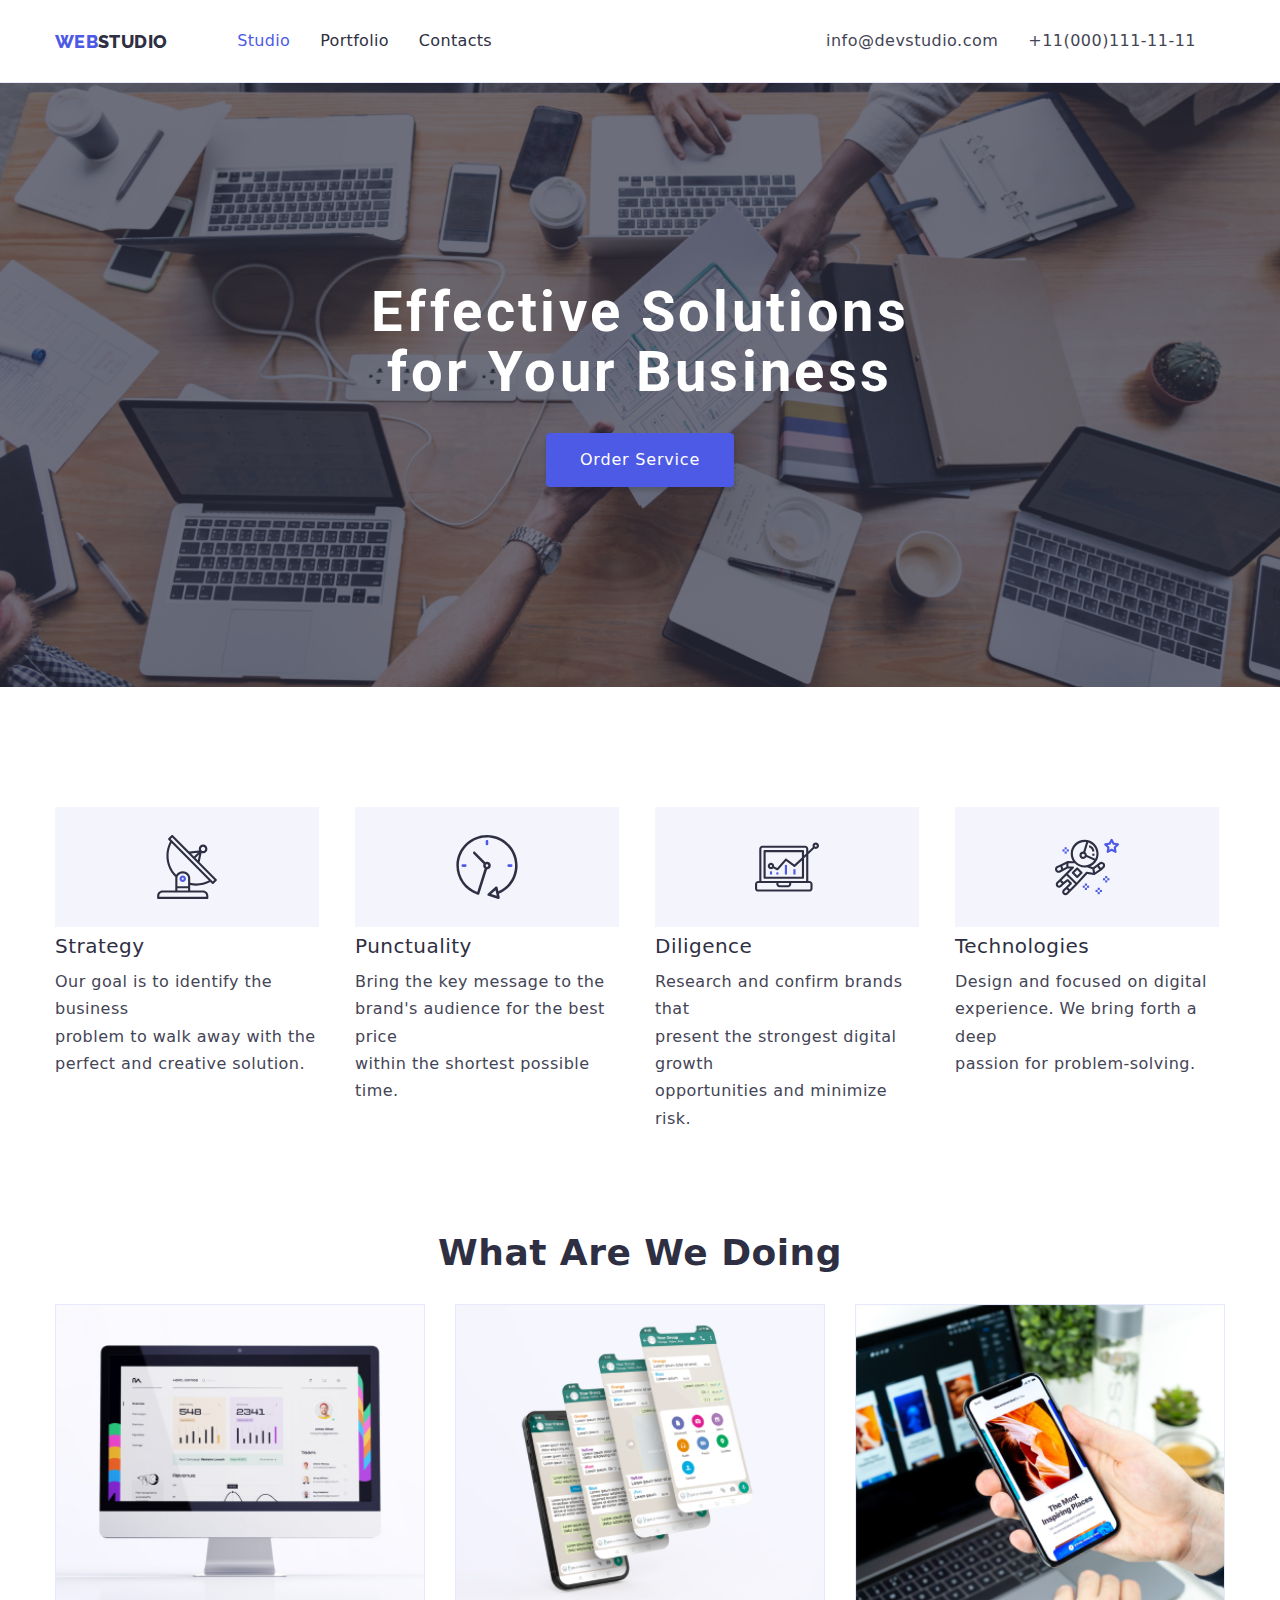
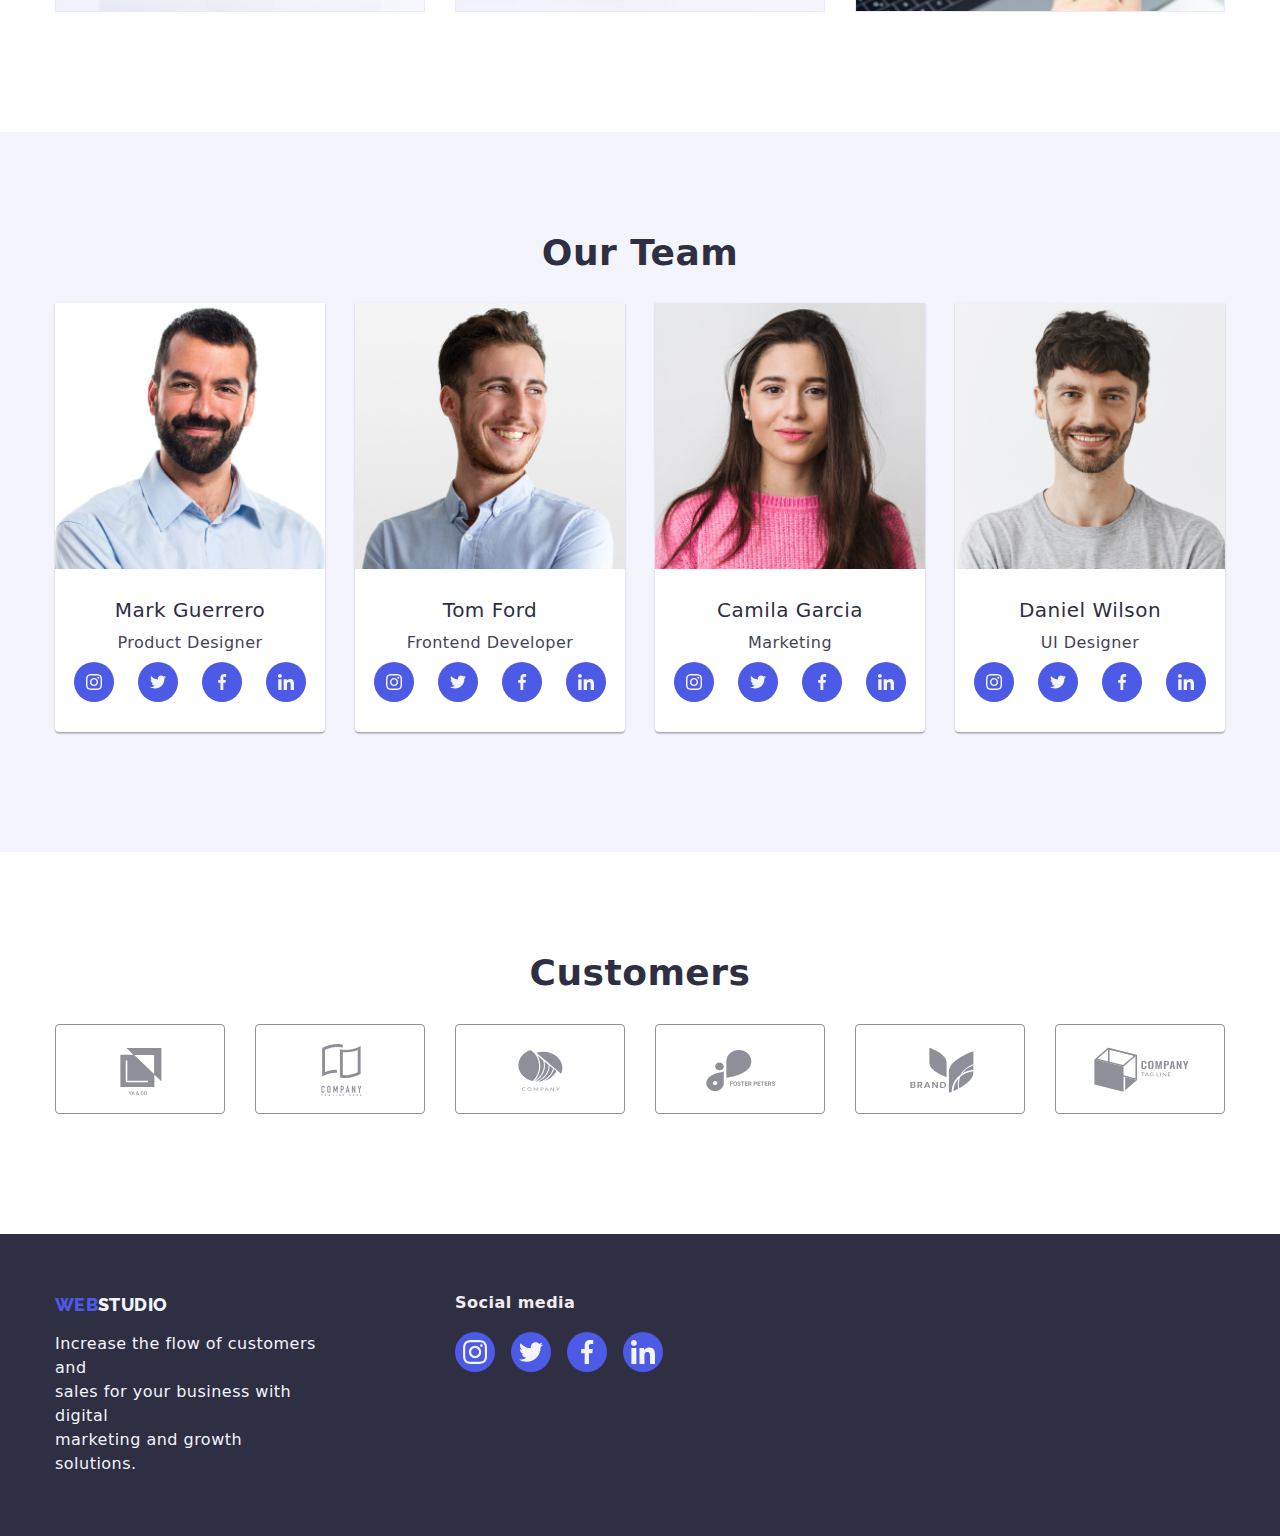
<file: index.html>
<!DOCTYPE html>
<html lang="en">
  <head>
    <meta charset="UTF-8" />
    <meta name="viewport" content="width=device-width, initial-scale=1.0" />
    <title>Studio</title>
    <link rel="stylesheet" href="./CSS/styles.css" />
    <link rel="preconnect" href="https://fonts.googleapis.com" />
    <link rel="preconnect" href="https://fonts.gstatic.com" crossorigin />
    <link
      href="https://fonts.googleapis.com/css2?family=Raleway:wght@800&family=Roboto:wght@400;500;700;900&display=swap"
      rel="stylesheet"
    />
    <link
      rel="stylesheet"
      href="https://cdnjs.cloudflare.com/ajax/libs/modern-normalize/2.0.0/modern-normalize.min.css"
    />
  </head>
  <body>
    <header class="page-header">
      <div class="container menu">
        <!--nav-->
        <nav class="navigation">
          <a href="./index.html" class="logo-link"
            ><span class="logo">WEB</span><span class="studio">STUDIO</span></a
          >
          <ul class="nav-menu list">
            <li class="item">
              <a href="index.html" class="page current link">Studio</a>
            </li>
            <li class="item">
              <a href="portfolio.html" class="page link">Portfolio</a>
            </li>
            <li class="item">
              <a href="#" class="page link">Contacts</a>
            </li>
          </ul>
        </nav>
        <ul class="contacts-menu list">
          <li class="item">
            <a href="mailto:info@devstudiocom" class="contact link"
              >info@devstudio.com</a
            >
          </li>
          <li class="item">
            <a href="tel:+110001111111" class="contact link"
              >+11(000)111-11-11</a
            >
          </li>
        </ul>
      </div>
    </header>
    <!--Main Section-->
    <main>
      <!--section 1-->
      <section class="hero">
        <div class="container">
          <h1 class="hero-title">
            Effective Solutions<br />
            for Your Business
          </h1>
          <!--buttons-->
          <button type="button" class="button primary">Order Service</button>
        </div>
      </section>
      <!--section 2-->
      <section class="section">
        <div class="container">
          <ul class="benefits list">
            <li class="item">
              <div class="icon">
                <svg class="antenna" width="64" height="64">
                  <use href="./images/icons.svg#antenna"></use>
                </svg>
              </div>
              <h3 class="title">Strategy</h3>
              <p class="description">
                Our goal is to identify the business<br />
                problem to walk away with the<br />
                perfect and creative solution.
              </p>
            </li>
            <li class="item">
              <div class="icon">
                <svg class="antenna" width="64" height="64">
                  <use href="./images/icons.svg#clock"></use>
                </svg>
              </div>
              <h3 class="title">Punctuality</h3>
              <p class="description">
                Bring the key message to the<br />
                brand's audience for the best price<br />
                within the shortest possible time.
              </p>
            </li>
            <li class="item">
              <div class="icon">
                <svg class="antenna" width="64" height="64">
                  <use href="./images/icons.svg#diagram"></use>
                </svg>
              </div>
              <h3 class="title">Diligence</h3>
              <p class="description">
                Research and confirm brands that<br />
                present the strongest digital growth<br />
                opportunities and minimize risk.
              </p>
            </li>
            <li class="item">
              <div class="icon">
                <svg class="antenna" width="64" height="64">
                  <use href="./images/icons.svg#astronaut"></use>
                </svg>
              </div>
              <h3 class="title">Technologies</h3>
              <p class="description">
                Design and focused on digital<br />
                experience. We bring forth a deep<br />
                passion for problem-solving.
              </p>
            </li>
          </ul>
        </div>
      </section>
      <!--section 3-->
      <section class="section no-top-padding">
        <div class="container">
          <h2 class="section-title">What Are We Doing</h2>
          <ul class="what-we-do list">
            <li class="item">
              <img
                src="./images/img-monitor.jpg"
                alt="monitor"
                width="370"
                height="294"
                class="image"
              />
            </li>
            <li class="item">
              <img
                src="./images/img-mobile-1.jpg"
                alt="mobile-1"
                width="370"
                height="294"
                class="image"
              />
            </li>
            <li class="item">
              <img
                src="./images/img-mobile-2.jpg"
                alt="mobile-2"
                width="370"
                height="294"
                class="image"
              />
            </li>
          </ul>
        </div>
      </section>
      <!--section 4-->
      <section class="section bg-team">
        <div class="container">
          <h2 class="section-title">Our Team</h2>
          <ul class="team list">
            <li class="item">
              <img
                src="./images/img-mark.jpg"
                alt="Mark"
                width="270"
                height="260"
                class="image"
              />
              <h3 class="name">Mark Guerrero</h3>
              <p class="position">Product Designer</p>
              <ul class="social-team list">
                <li class="icon-item">
                  <a
                    class="link"
                    href="https://instagram.com/"
                    target="_blank"
                    rel="noopener noreferrer"
                    aria-label="Link to Instagram"
                    ><svg class="team-icon" width="16" height="16">
                      <use href="./images/icons.svg#instagram"></use>
                    </svg>
                  </a>
                </li>
                <li class="icon-item">
                  <a
                    class="link"
                    href="https://twitter.com/"
                    target="_blank"
                    rel="noopener noreferrer"
                    aria-label="Link to Twitter"
                    ><svg class="team-icon" width="16" height="16">
                      <use href="./images/icons.svg#twitter"></use>
                    </svg>
                  </a>
                </li>
                <li class="icon-item">
                  <a
                    class="link"
                    href="https://facebook.com/"
                    target="_blank"
                    rel="noopener noreferrer"
                    aria-label="Link to Facebook"
                    ><svg class="team-icon" width="16" height="16">
                      <use href="./images/icons.svg#facebook"></use>
                    </svg>
                  </a>
                </li>
                <li class="icon-item">
                  <a
                    class="link"
                    href="https://linkedin.com/"
                    target="_blank"
                    rel="noopener noreferrer"
                    aria-label="Link to Linkedin"
                    ><svg class="team-icon" width="16" height="16">
                      <use href="./images/icons.svg#linkedin"></use>
                    </svg>
                  </a>
                </li>
              </ul>
            </li>
            <li class="item">
              <img
                src="./images/img-tom.jpg"
                alt="Tom"
                width="270"
                height="260"
                class="image"
              />
              <h3 class="name">Tom Ford</h3>
              <p class="position">Frontend Developer</p>
              <ul class="social-team list">
                <li class="icon-item">
                  <a
                    class="link"
                    href="https://instagram.com/"
                    target="_blank"
                    rel="noopener noreferrer"
                    aria-label="Link to Instagram"
                    ><svg class="team-icon" width="16" height="16">
                      <use href="./images/icons.svg#instagram"></use>
                    </svg>
                  </a>
                </li>
                <li class="icon-item">
                  <a
                    class="link"
                    href="https://twitter.com/"
                    target="_blank"
                    rel="noopener noreferrer"
                    aria-label="Link to Twitter"
                    ><svg class="team-icon" width="16" height="16">
                      <use href="./images/icons.svg#twitter"></use>
                    </svg>
                  </a>
                </li>
                <li class="icon-item">
                  <a
                    class="link"
                    href="https://facebook.com/"
                    target="_blank"
                    rel="noopener noreferrer"
                    aria-label="Link to Facebook"
                    ><svg class="team-icon" width="16" height="16">
                      <use href="./images/icons.svg#facebook"></use>
                    </svg>
                  </a>
                </li>
                <li class="icon-item">
                  <a
                    class="link"
                    href="https://linkedin.com/"
                    target="_blank"
                    rel="noopener noreferrer"
                    aria-label="Link to Linkedin"
                    ><svg class="team-icon" width="16" height="16">
                      <use href="./images/icons.svg#linkedin"></use>
                    </svg>
                  </a>
                </li>
              </ul>
            </li>
            <li class="item">
              <img
                src="./images/img-camila.jpg"
                alt="Camila"
                width="270"
                height="260"
                class="image"
              />
              <h3 class="name">Camila Garcia</h3>
              <p class="position">Marketing</p>
              <ul class="social-team list">
                <li class="icon-item">
                  <a
                    class="link"
                    href="https://instagram.com/"
                    target="_blank"
                    rel="noopener noreferrer"
                    aria-label="ink to Instagram"
                    ><svg class="team-icon" width="16" height="16">
                      <use href="./images/icons.svg#instagram"></use>
                    </svg>
                  </a>
                </li>
                <li class="icon-item">
                  <a
                    class="link"
                    href="https://twitter.com/"
                    target="_blank"
                    rel="noopener noreferrer"
                    aria-label="Link to Twitter"
                    ><svg class="team-icon" width="16" height="16">
                      <use href="./images/icons.svg#twitter"></use>
                    </svg>
                  </a>
                </li>
                <li class="icon-item">
                  <a
                    class="link"
                    href="https://facebook.com/"
                    target="_blank"
                    rel="noopener noreferrer"
                    aria-label="Link to Facebook"
                    ><svg class="team-icon" width="16" height="16">
                      <use href="./images/icons.svg#facebook"></use>
                    </svg>
                  </a>
                </li>
                <li class="icon-item">
                  <a
                    class="link"
                    href="https://linkedin.com/"
                    target="_blank"
                    rel="noopener noreferrer"
                    aria-label="Link to Linkedin"
                    ><svg class="team-icon" width="16" height="16">
                      <use href="./images/icons.svg#linkedin"></use>
                    </svg>
                  </a>
                </li>
              </ul>
            </li>
            <li class="item">
              <img
                src="./images/img-daniel.jpg"
                alt="Daniel"
                width="270"
                heigh="260"
                class="image"
              />
              <h3 class="name">Daniel Wilson</h3>
              <p class="position">UI Designer</p>
              <ul class="social-team list">
                <li class="icon-item">
                  <a
                    class="link"
                    href="https://instagram.com/"
                    target="_blank"
                    rel="noopener noreferrer"
                    aria-label="Link to Instagram"
                    ><svg class="team-icon" width="16" height="16">
                      <use href="./images/icons.svg#instagram"></use>
                    </svg>
                  </a>
                </li>
                <li class="icon-item">
                  <a
                    class="link"
                    href="https://twitter.com/"
                    target="_blank"
                    rel="noopener noreferrer"
                    aria-label="Link to Twitter"
                    ><svg class="team-icon" width="16" height="20">
                      <use href="./images/icons.svg#twitter"></use>
                    </svg>
                  </a>
                </li>
                <li class="icon-item">
                  <a
                    class="link"
                    href="https://facebook.com/"
                    target="_blank"
                    rel="noopener noreferrer"
                    aria-label="Link to Facebook"
                    ><svg class="team-icon" width="16" height="20">
                      <use href="./images/icons.svg#facebook"></use>
                    </svg>
                  </a>
                </li>
                <li class="icon-item">
                  <a
                    class="link"
                    href="https://linkedin.com/"
                    target="_blank"
                    rel="noopener noreferrer"
                    aria-label="Lin to Linkedin"
                    ><svg class="team-icon" width="16" height="16">
                      <use href="./images/icons.svg#linkedin"></use>
                    </svg>
                  </a>
                </li>
              </ul>
            </li>
          </ul>
        </div>
      </section>
      <!--section 5-->
      <section class="section">
        <div class="container">
          <h2 class="section-title">Customers</h2>
          <ul class="partners list">
            <li class="item">
              <a href class="link" aria-label="Client 1">
                <svg class="client-icon" width="104" height="56">
                  <use href="./images/icons.svg#client-1"></use>
                </svg>
              </a>
            </li>
            <li class="item">
              <a href class="link" aria-label="Client 2">
                <svg class="client-icon" width="104" height="56">
                  <use href="./images/icons.svg#client-2"></use>
                </svg>
              </a>
            </li>
            <li class="item">
              <a href class="link" aria-label="Client 3">
                <svg class="client-icon" width="104" height="56">
                  <use href="./images/icons.svg#client-3"></use>
                </svg>
              </a>
            </li>
            <li class="item">
              <a href class="link" aria-label="Client 4">
                <svg class="client-icon" width="104" height="56">
                  <use href="./images/icons.svg#client-4"></use>
                </svg>
              </a>
            </li>
            <li class="item">
              <a href class="link" aria-label="Client 5">
                <svg class="client-icon" width="104" height="56">
                  <use href="./images/icons.svg#client-5"></use>
                </svg>
              </a>
            </li>
            <li class="item">
              <a href class="link" aria-label="Client 6">
                <svg class="client-icon" width="104" height="56">
                  <use href="./images/icons.svg#client-6"></use>
                </svg>
              </a>
            </li>
          </ul>
        </div>
      </section>
      <!--footer-->
      <footer class="page-footer">
        <div class="container">
          <!--Main Footer-->
          <div class="footer">
            <!--Footer section 1-->
            <div class="footer-address">
              <a href="index.html" class="logo-link"
                ><span class="logo">WEB</span
                ><span class="studio-footer">STUDIO</span>
              </a>
              <p class="footer-description">
                Increase the flow of customers and <br />
                sales for your business with digital<br />
                marketing and growth solutions.
              </p>
            </div>
            <!--Footer Section 2-->
            <div class="footer-block link">
              <b class="footer-heading">Social media</b>
              <ul class="social-footer list">
                <li class="icon-item">
                  <a
                    class="link"
                    href="https://instagram.com/"
                    target="_blank"
                    rel="noopener noreferrer"
                    aria-label="Link to Instagram"
                    ><svg class="team-icon" width="24" height="24">
                      <use href="./images/icons.svg#instagram"></use>
                    </svg>
                  </a>
                </li>
                <li class="icon-item">
                  <a
                    class="link"
                    href="https://twitter.com/"
                    target="_blank"
                    rel="noopener noreferrer"
                    aria-label="Link to Twitter"
                    ><svg class="team-icon" width="24" height="24">
                      <use href="./images/icons.svg#twitter"></use>
                    </svg>
                  </a>
                </li>
                <li class="icon-item">
                  <a
                    class="link"
                    href="https://facebook.com/"
                    target="_blank"
                    rel="noopener noreferrer"
                    aria-label="Link to Facebook"
                    ><svg class="team-icon" width="24" height="24">
                      <use href="./images/icons.svg#facebook"></use>
                    </svg>
                  </a>
                </li>
                <li class="icon-item">
                  <a
                    class="link"
                    href="https://linkedin.com/"
                    target="_blank"
                    rel="noopener noreferrer"
                    aria-label="Link to Linkedin"
                    ><svg class="team-icon" width="24" height="24">
                      <use href="./images/icons.svg#linkedin"></use>
                    </svg>
                  </a>
                </li>
              </ul>
            </div>
          </div>
        </div>
      </footer>
    </main>
    <script>
      AOS.init();
    </script>
  </body>
</html>
</file>
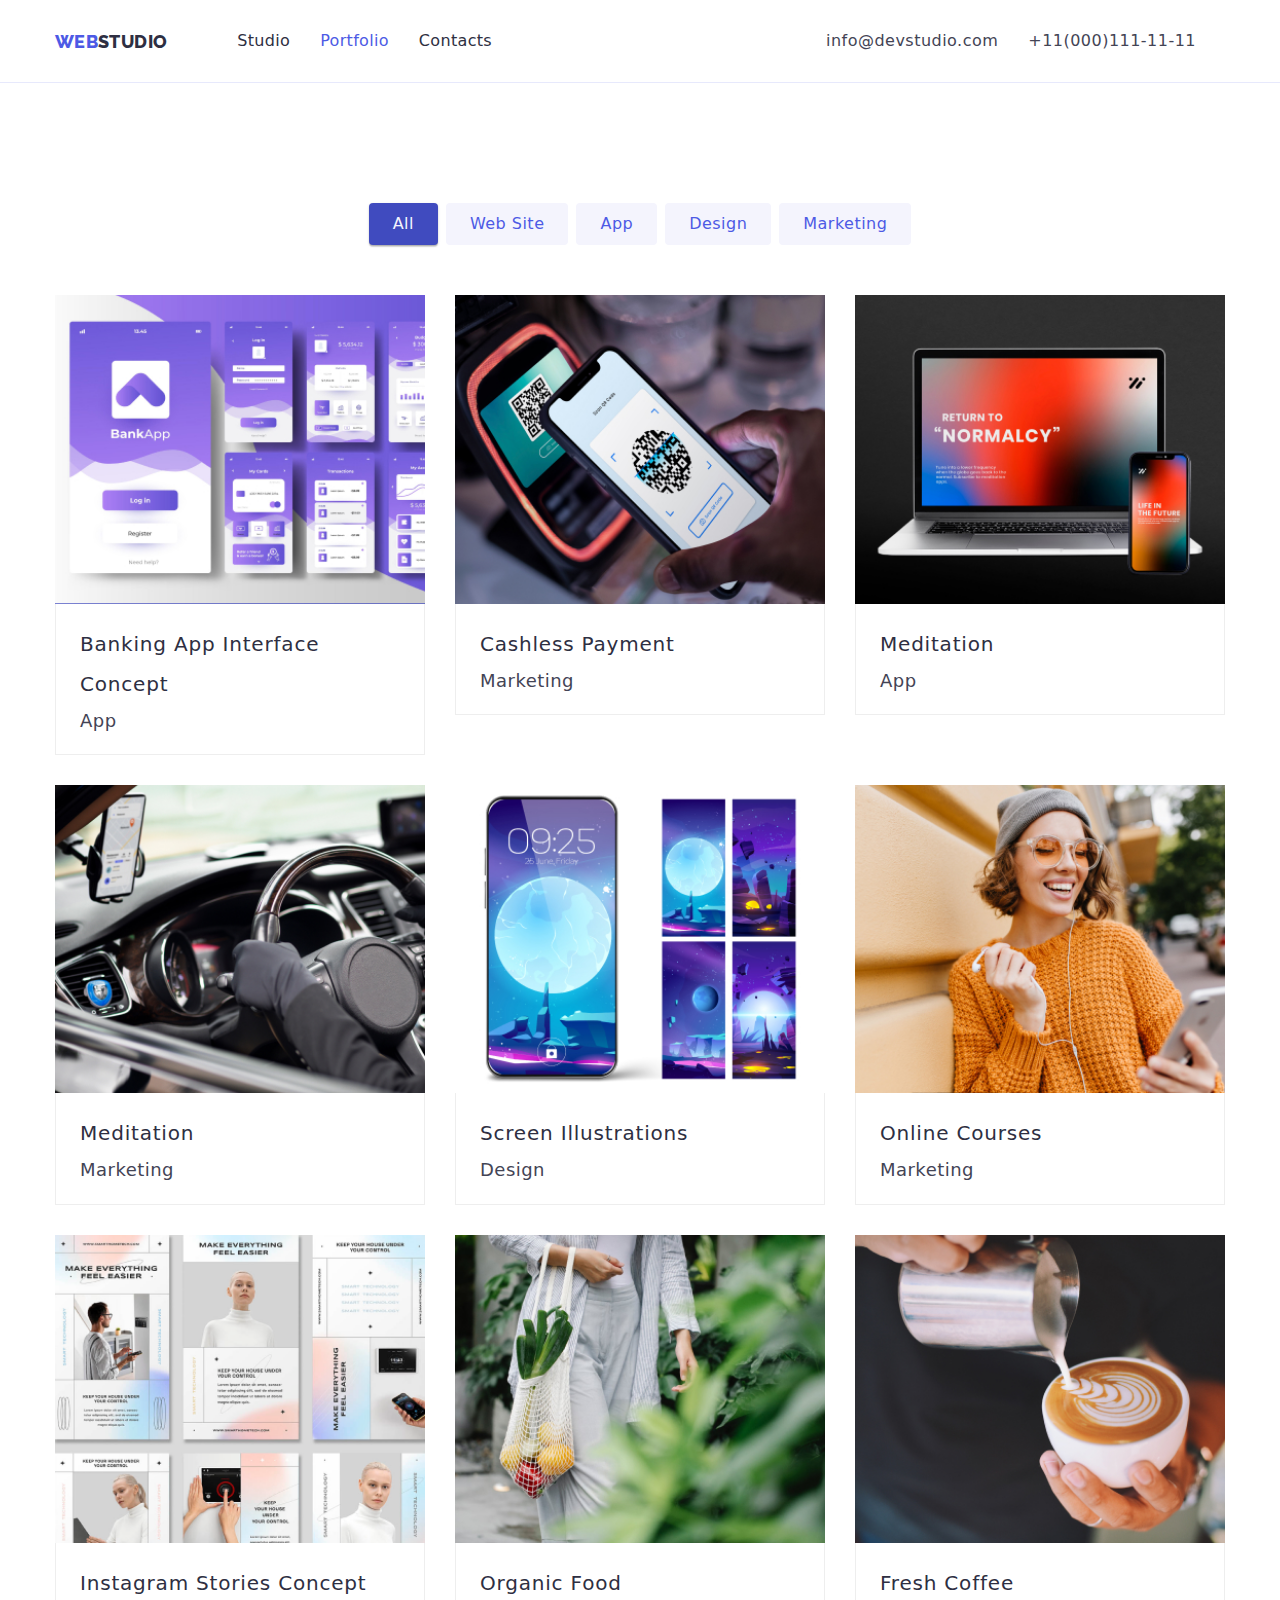
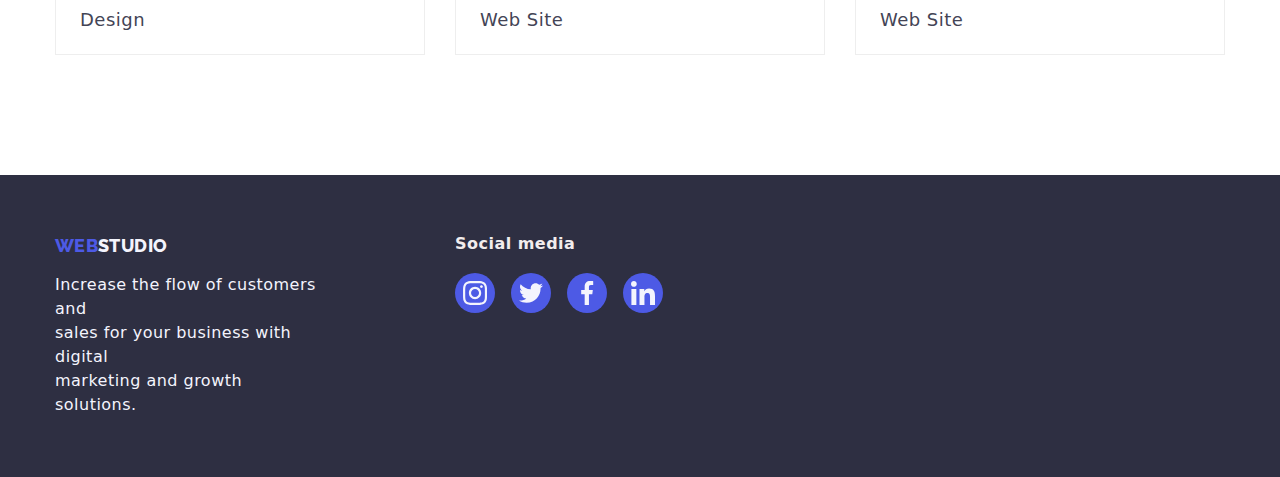
<file: portfolio.html>
<!DOCTYPE html>
<html lang="en">
  <head>
    <meta charset="UTF-8" />
    <meta name="viewport" content="width=device-width, initial-scale=1.0" />
    <title>Portfolio</title>
    <link rel="stylesheet" href="./CSS/styles.css" />
    <link rel="preconnect" href="https://fonts.googleapis.com" />
    <link rel="preconnect" href="https://fonts.gstatic.com" crossorigin />
    <link
      href="https://fonts.googleapis.com/css2?family=Raleway:wght@800&family=Roboto:wght@400;500;700;900&display=swap"
      rel="stylesheet"
/>
    <link
      rel="stylesheet"
      href="https://cdnjs.cloudflare.com/ajax/libs/modern-normalize/2.0.0/modern-normalize.min.css"
    />
  </head>
  <body>
    <header class="page-header">
        <div class="container menu">
      <!--nav-->
      <nav class="navigation">
        <a href="./index.html" class="logo-link"
          ><span class="logo">WEB</span><span class="studio">STUDIO</span></a
        >
        <ul class="nav-menu list">
          <li class="item">
            <a href="index.html" class="page link">Studio</a>
          </li>
          <li class="item">
            <a href="portfolio.html" class="page current link">Portfolio</a>
          </li>
          <li class="item">
            <a href="#" class="page link">Contacts</a>
          </li>
        </ul>
      </nav>
      <ul class="contacts-menu list">
        <li class="item">
          <a href="mailto:info@devstudiocom" class="contact link">info@devstudio.com</a>
        </li>
        <li class="item">
          <a href="tel:+110001111111" class="contact link">+11(000)111-11-11</a>
        </li>
      </ul>
    </header>
    </section>
    <!--Main Section-->
        <main>
      <section class="section">
        <div class="container">
          <ul class="filters list">
            <!--buttons-->
            <li class="space">
              <button type="button" class="button filter current">All</button>
            </li>
            <li class="space">
              <button type="button" class="button filter">Web Site</button>
            </li>
            <li class="space">
              <button type="button" class="button filter">App</button>
            </li>
            <li class="space">
              <button type="button" class="button filter">Design</button>
            </li>
            <li class="space">
              <button type="button" class="button filter">Marketing</button>
            </li>
          </ul>
          <ul class="projects list">
            <li class="project-card">
              <a href="#" class="project link">
                <div class="overlay-wrap">
                <img
                  src="./images/portfolio-img-bank.jpg"
                  alt="Banking App Interface"
                  width="370"
                  height="300"
                  class="image"
                />
                  <p class="text-content">
                   14 Stylish and User-Friendly App Design<br>
                    Concepts • Task Manager App • Calorie<br>
                    Tracker App • Exotic Fruit Ecommerce<br>
                    App • Cloud Storage App 
                  </p>
                </div>
                <div class="substrate">
                <h3 class="name">Banking App Interface Concept</h3>
                <p class="type">App</p>
                </div>
              </a>
            </li>
            <li class="project-card">
              <a href="#" class="project link">
                <img 
                  src="./images/img-portfolio-cash.jpg"
                  alt="Cashless Payment"
                  width="370"
                  height="300"
                  class="image"
                />
                <div class="substrate">
                <h3 class="name">Cashless Payment</h3>
                <p class="type">Marketing</p>
                </div>
              </a>
            </li>
            <li class="project-card">
              <a href="#" class="project link">
                <img
                  src="./images/img-portfolio-meditation.jpg"
                  alt="Meditation App"
                  width="370"
                  height="300"
                  class="image"
                />
                <div class="substrate">
                <h3 class="name">Meditation</h3>
                <p class="type">App</p>
                </div>
              </a>
            </li>
            <li class="project-card">
              <a href="#" class="project link">
                <img
                  src="./images/img-porfolio-taxi.jpg"
                  alt="Taxi Services"
                  width="370"
                  height="300"
                  class="image"
                />
                <div class="substrate">
                <h3 class="name">Meditation</h3>
                <p class="type">Marketing</p>
                </div>
              </a>
            </li>
            <li class="project-card">
              <a href="#" class="project link">
                <img
                  src="./images/img-portfolio-screen.jpg"
                  alt="Screen Illustrations"
                  width="370"
                  height="300"
                  class="image"
                />
                <div class="substrate">
                <h3 class="name">Screen Illustrations</h3>
                <p class="type">Design</p>
                </div>
              </a>
            </li>
            <li class="project-card">
              <a href="#" class="project link">
                <img
                  src="./images/img-portfolio-courses.jpg"
                  alt="Online Courses"
                  width="370"
                  height="300"
                  class="image"
                />
                <div class="substrate">
                <h3 class="name">Online Courses</h3>
                <p class="type">Marketing</p>
                </div>
              </a>
            </li>
            <li class="project-card">
              <a href="#" class="project link">
                <img
                  src="./images/img-portfolio-ig-stories.png"
                  alt="Instagram Stories Concept"
                  width="370"
                  height="300"
                  class="image"
                />
                <div class="substrate">
                <h3 class="name">Instagram Stories Concept</h3>
                <p class="type">Design</p>
                </div>
              </a>
            </li>
            <li class="project-card">
              <a href="#" class="project link">
                <img
                  src="./images/img-portfolio-organic.jpg"
                  alt="Organic Food"
                  width="370"
                  height="300"
                  class="image"
                />
                <div class="substrate">
                <h3 class="name">Organic Food</h3>
                <p class="type">Web Site</p>
                </div>
              </a>
            </li>
            <li class="project-card">
              <a href="#" class="project link">
                <img
                  src="./images/img-portfolio-coffee.jpg"
                  alt="Fresh Coffee"
                  width="370"
                  height="300"
                  class="image"
                />
                <div class="substrate">
                <h3 class="name">Fresh Coffee</h3>
                <p class="type">Web Site</p>
                </div>
              </a>
            </li>
          </ul>
        </div>
      </section>
      <!--section-->
    </main>
    <!--footer-->
    <footer class="page-footer">
  <div class="container">
    <!--Main Footer-->
    <div class="footer">
      <!--Footer section 1-->
      <div class="footer-address">
        <a href="index.html" class="logo-link"
          ><span class="logo">WEB</span
          ><span class="studio-footer">STUDIO</span>
        </a>
        <p class="footer-description">
          Increase the flow of customers and <br />
          sales for your business with digital<br />
          marketing and growth solutions.
        </p>    
            </div>
    <!--Footer Section 2-->
    <div class="footer-block link">
      <b class="footer-heading">Social media</b>
      <ul class="social-footer list">
        <li class="icon-item">
          <a
            class="link"
            href="https://instagram.com/"
            target="_blank"
            rel="noopener noreferrer"
            aria-label="Link to Instagram"
            ><svg class="team-icon" width="24" height="24">
              <use href="./images/icons.svg#instagram"></use>
            </svg>
          </a>
        </li>
        <li class="icon-item">
          <a
            class="link"
            href="https://twitter.com/"
            target="_blank"
            rel="noopener noreferrer"
            aria-label="Link to Twitter"
            ><svg class="team-icon" width="24" height="24">
              <use href="./images/icons.svg#twitter"></use>
            </svg>
          </a>
        </li>
        <li class="icon-item">
          <a
            class="link"
            href="https://facebook.com/"
            target="_blank"
            rel="noopener noreferrer"
            aria-label="Link to Facebook"
            ><svg class="team-icon" width="24" height="24">
              <use href="./images/icons.svg#facebook"></use>
            </svg>
          </a>
        </li>
        <li class="icon-item">
          <a
            class="link"
            href="https://linkedin.com/"
            target="_blank"
            rel="noopener noreferrer"
            aria-label="Liunk to Linkedin"
            ><svg class="team-icon" width="24" height="24">
              <use href="./images/icons.svg#linkedin"></use>
            </svg>
          </a>
        </li>
      </ul>
    </div>
  </div>
</div>
</footer>
</body>
</html>
</file>
<file: CSS/styles.css>
:root {
    --iriscolor: #4d5ae5;
    --navyblue: #2E2F42;
    --navcolor: black;
    --oceancolor: #404bbf;
    --whitecolor: white;
    --slatecolor: #434455;
    --ashwhite: rgb(242, 237, 237);
    --cloud: #f4f4fd;
    --cornflower: #e7e9fc;
    --primary-background-color: rgba(46, 47, 66, 0.70);
    --lightslate: #8E8F99;
    --green: #31d0aa;
    --BG: #d3dbde;
}

/*CSS RESET*/
p,
h1,
h2,
h3,
h4,
h5,
h6 {
    margin: 0;
}
html{
    box-sizing: border-box;
}
.list {
    list-style: none;
    margin: 0;
    padding: 0;
}

img {
    display: block;
    max-width: 100%;
    height: auto;
}
*,
*::after,
*::before {
    box-sizing: inherit;
}
.link {
    text-decoration: none;
    color: inherit;
}

/*END OF CSS RESET*/
body {
    font-family: "Roboto", sans-serif;
    letter-spacing: 0.03em;
    color: var(--slatecolor);
    font-size: 16px;
    background-color: var(--whitecolor);
}

.page-header {
    border-bottom: .1px solid var(--cornflower);
}
.container-menu {}

.logo-link {
    text-decoration: none;
    font-family: 'Raleway', sans-serif;
    font-size: 18px;
    line-height: 1.17;
    font-weight: 800;
    letter-spacing: 0.02em;
}

.logo {
    color: var(--iriscolor);
}

.studio {
    color: var(--navyblue);
}
.navigation {
    gap: 70px;
}

.nav-menu .page {
    color: var(--navyblue);
    font-size: 16px;
    text-decoration: none;
    font-weight: 500;
    line-height: 1.15;
    letter-spacing: 0.02em;
    display: block;
    padding-top: 32px;
    padding-bottom: 32px;
}
.nav-menu {
    gap: 30px;
}
.contacts-menu {
    gap: 30px;
    margin-left: 334px;
} 
.nav-menu .page:hover,
.nav-menu .page:focus,
.nav-menu .page.current,
.contacts-menu .contact:hover,
.contacts-menu .contact .link:focus {
    color: var(--iriscolor);
}
.contacts-menu .contact {
    font-weight: 400;
}
.hero {
    background-image: url(../images/Dark-bg.png), url(../images/people-office-1.jpg),
    linear-gradient(rgba(46, 47, 66, 0.7), rgba(46, 47, 66, 0.7));
    background-size: cover;
    background-position: center, center;
    background-repeat: no-repeat, no-repeat;
    padding: 200px 0px;
    text-align: center;
}
.hero-title {
    color: var(--whitecolor);
    font-family: 'Roboto', sans-serif;
    font-size: 56px;
    line-height: 1.07;
    font-weight: 700;
    letter-spacing: 0.06em;
    margin-bottom: 30px;
}
.button {
    cursor: pointer;
    border-color: transparent;
    letter-spacing: 0.03em;
    font-size: 16px;
    font-family: inherit;
    border-radius: 4px;
}

.button.primary {
    background-color: var(--iriscolor);
    color: var(--whitecolor);
    font-size: 16px;
    font-family: inherit;
    line-height: 1.87;
    letter-spacing: 0.05em;
    font-weight: 500;
    padding: 10px 32px;
    box-shadow: 0px 4px 4px rgba(0,0,0,0.15);
}

.button.primary:hover,
.button.primary:focus {
    background-color: var(--oceancolor);
    box-shadow: 0px 1px 3px rgba(0, 0, 0, 0.12), 0px 1px 1px rgba(0, 0, 0, 0.14),
            0px 2px 1px rgba(0, 0, 0, 0.12);
}

.button.filter {
    background-color: var(--cloud);
    color: var(--iriscolor);
    font-weight: 500;
    line-height: 1.62;
    padding: 6px 22px;
}

.button.filter:hover,
.button.filter:focus,
.button.filter.current {
    background-color: var(--oceancolor);
    color: var(--cloud);
    box-shadow: 0px 1px 3px rgba(0, 0, 0, 0.12), 0px 1px 1px rgba(0, 0, 0, 0.14),
            0px 2px 1px rgba(0, 0, 0, 0.12);
}
.filters {
    display: flex;
    justify-content: center;
    margin-bottom: 50px;  
}
.filters .space + .space {
    margin-left: 8px;
}
.benefits { 
    display: flex;
    flex-wrap: wrap;
    margin-left: -30px;
    margin-top: -30px;
}
.benefits .item {
    flex-basis: calc(100% / 4 - 30px);
    margin-left: 30px;
    margin-top: 30px;
}
.benefits .icon {
    margin-bottom: 8px;
    width: 264px;
    height: 120px;
    display: flex;
    align-items: center;
    justify-content: center;
    background-color: var(--cloud);

}

.benefits .description {
    color: var(--slatecolor);
    line-height: 1.71;
    font-size: 16px;
    font-weight: 400;
}

.benefits .title {
    font-size: 20px;
    font-weight: 500;
    color: var(--navyblue);
    line-height: 1.14;
    margin-bottom: 10px;
}
.section-title {
    text-align: center;
    color: var(--navyblue);
    font-size: 36px;
    font-weight: 700;
    line-height: 1.5px;
    margin-bottom: 50px;
}
.what-we-do {
    display: flex;
    flex-wrap: wrap;
    margin-left: -30px;
    margin-top: -30px;
}
.what-we-do .item {
    flex-basis: calc(100% / 3 - 30px);
    margin-left: 30px;
    margin-top: 30px;
}
.team {
    display: flex;
    flex-wrap: wrap;
    margin-left: -30px;
    margin-top: -30px;
}
.team .item {
    flex-basis: calc(100% / 4 - 30px);
    margin-left: 30px;
    margin-top: 30px;
    padding-bottom: 30px;
    background-color: var(--whitecolor);
    border-radius: 0px 0px 4px 4px;
    box-shadow: 0px 1px 3px rgba(0, 0, 0, 0.12), 0px 1px 1px rgba(0, 0, 0, 0.14),
            0px 2px 1px rgba(0, 0, 0, 0.12);
}
.team .name,
.team .position {
   line-height: 1.19;
   text-align: center;
}
.team .name {
    font-weight: 500;
    font-size: 20px;
    color: var(--navyblue);
    padding-top: 30px;
    padding-bottom: 10px;
}
.team .position {
    font-weight: 400;
    font-size: 16px;
    color: var(--slatecolor);
    padding-bottom: 10px;
}
.bg-team {
    background-color: var(--cloud);
}
.projects {
    display: flex;
    flex-wrap: wrap;
    margin-top: -30px;
    margin-left: -30px;
}
    
.project-card {
    flex-basis: calc(100% / 3 - 30px);
    margin-left: 30px;
    margin-top: 30px;
    
}
.project .name {
    color: var(--navyblue);
    margin-bottom: 4px;
    font-weight: 500;
    font-size: 20px;
    line-height: 2;
    letter-spacing: 0.04em;
}

.project .type {
    color: var(--slatecolor);
    font-weight: 400;   
    font-size: 18px;
    line-height: 1.47;  
}
.overlay-wrap {
    position: relative;
    overflow: hidden;
    bottom: 0;
}
.text-content {
    position: absolute;
    top: 0;
    bottom: 0;
    height: 100%;
    width: 100%;
    font-size: 16px;
    font-weight: 400;
    line-height: 24px;
    letter-spacing: 0.03em;
    padding: 40px 32px;
    color: var(--cloud);
    background-color: var(--oceancolor);
    transform: translateY(100%);
    transition: 250ms ease-in-out;
}
.project-card:hover .text-content {
    transform: translateY(0);
}   

.project-card:hover,
.project-card:focus {
    box-shadow: 0px 2px 2px 0px rgba(46, 47, 66, 0.70);
   
}

.substrate {
    padding: 20px 24px;
    background-color: var(--whitecolor);
    border: 1px solid #eeeeee;
    border-top: 0;
}

.client-icon {
    fill: var(--lightslate);
}
.partners {
    display: flex;
    justify-content: space-between;
}   
.partners .item {
    height: 90px;
    width: calc((100% - 150px) / 6);
}  

.partners .link {
    display: flex;
    width: 100%;
    height: 100%;
    border: 1px solid var(--lightslate);
    border-radius: 4px;
    justify-content: center;
    align-items: center;
    
}
.partners .link:hover,
.partners .link:focus {
    border-color: var(--oceancolor);  
}
.client-icon:hover,
.client:focus {
    fill: var(--oceancolor);
}

.container {
    width: 1200px; 
    padding: 0 15px;   
    margin: 0 auto;
}
.menu,
.navigation,
.nav-menu,
.contacts-menu {
    display: flex;
    align-items: center;
}
.section {
    padding: 120px 0;
}
.section.no-top-padding {
    padding-top: 0;
}

.social-team {
    display: flex;
    align-items: center;
    justify-content: center;
    gap: 24px; 
    }

.social-team .link {
    fill: currentColor;
}    
.social-team .link{
    display: flex;
    width: 40px;
    height: 40px;  
    align-items: center;
    justify-content: center;
    background-color: var(--iriscolor);
    color: var(--cloud);
    border-radius: 50px;
}  
.social-team .link:hover,
.social-team .link:focus {
    background-color: var(--oceancolor);
}

.social-footer .link {
    fill: currentColor;
}

.social-footer .link {
    width: 40px;
    height: 40px;
    display: flex;
    align-items: center;
    justify-content: center;
    background-color: var(--iriscolor);
    color: var(--cloud);
    border-radius: 50px;  
}
.social-footer .link:hover,
.social-footer .link:focus,
.social-footer .link .current {
    background-color: var(--green);
}
.social-footer {
    display: flex;
    gap: 16px;
    margin-top: 20px;

}

.social-footer .icon-item {
    width: 40px;
    height: 40px;
    border-radius: 50px;
}

.footer {
    display: flex;
    gap: 130px;

}
.page-footer {
    padding: 60px 0;
    background-color: var(--navyblue)
    }

.studio-footer {
        color: var(--cloud);
    }


.footer-description {
    color: var(--cloud);
    padding-top: 17px;
    font-size: 16px;
    width: 270px;
    font-weight: 400;
    line-height: 1.5;
    margin: 0px;
}
.footer-heading {
    color: var(--ashwhite);      
}
</file>
